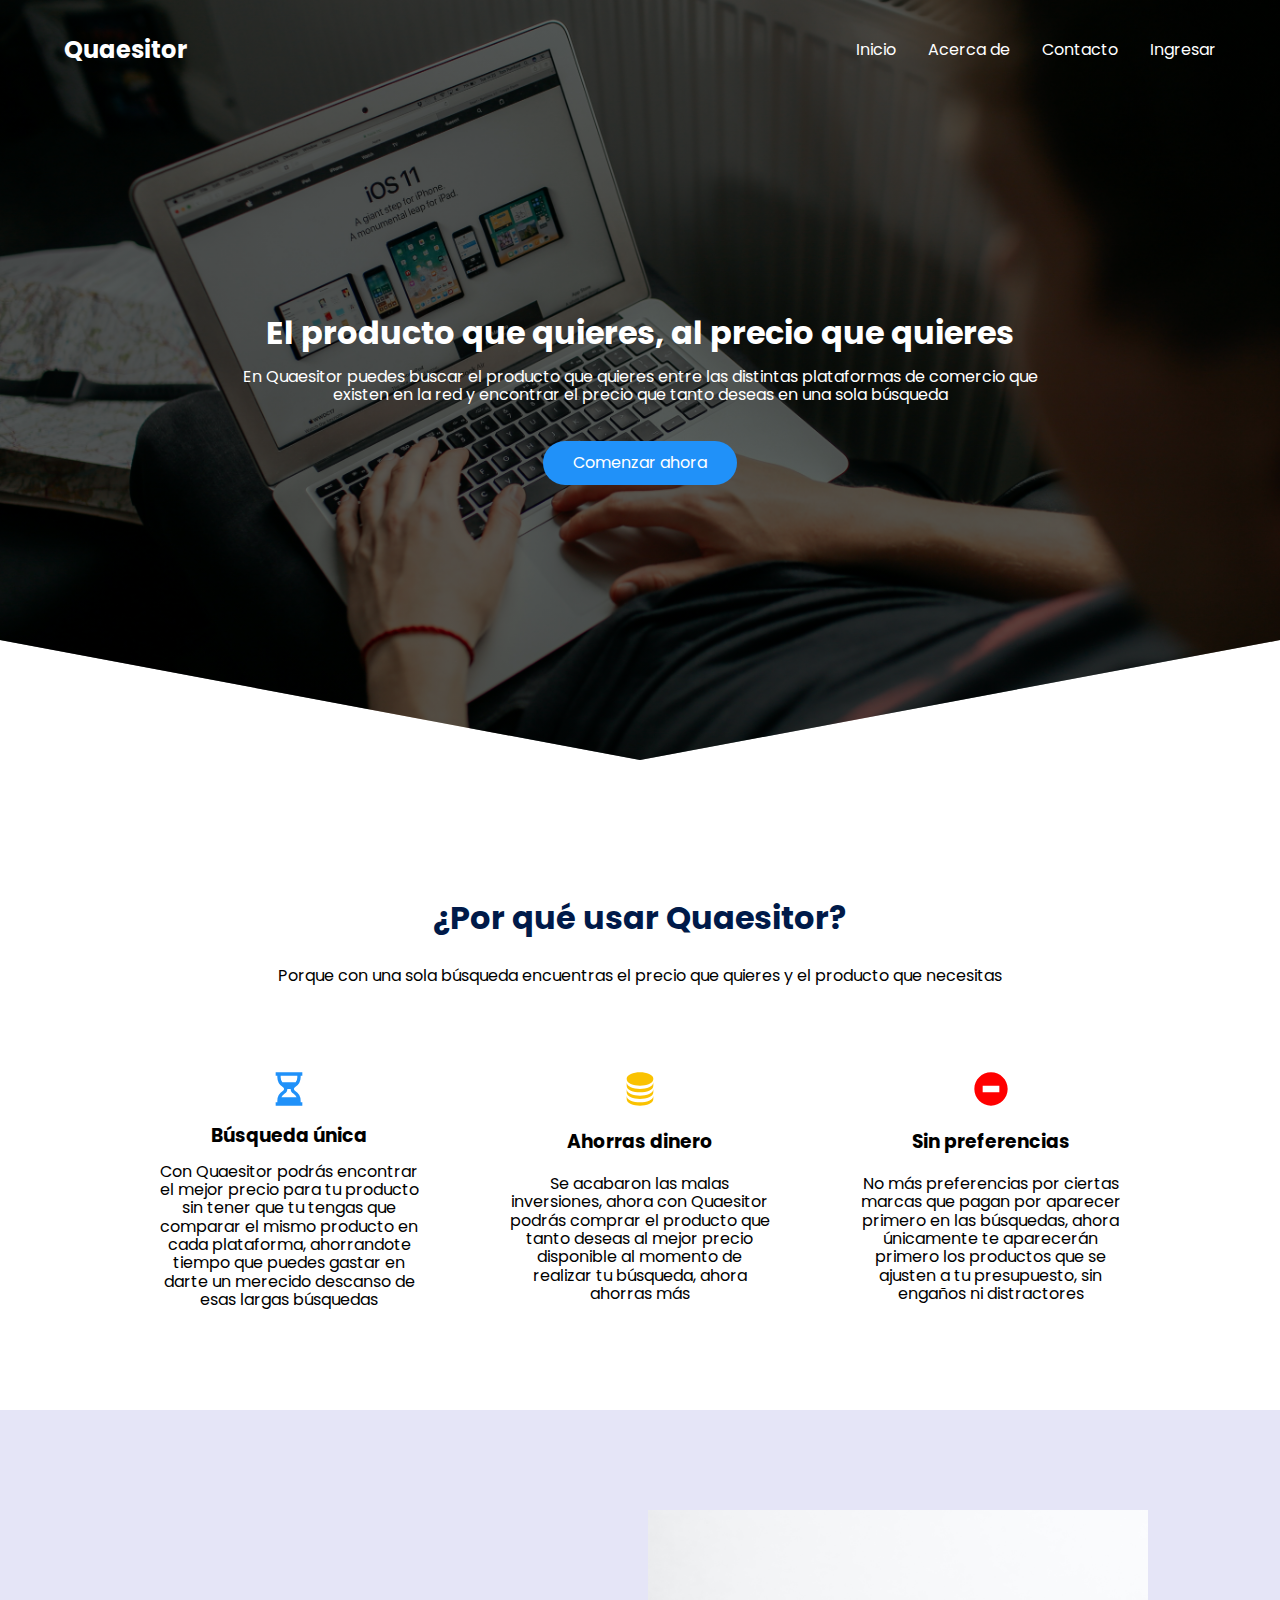
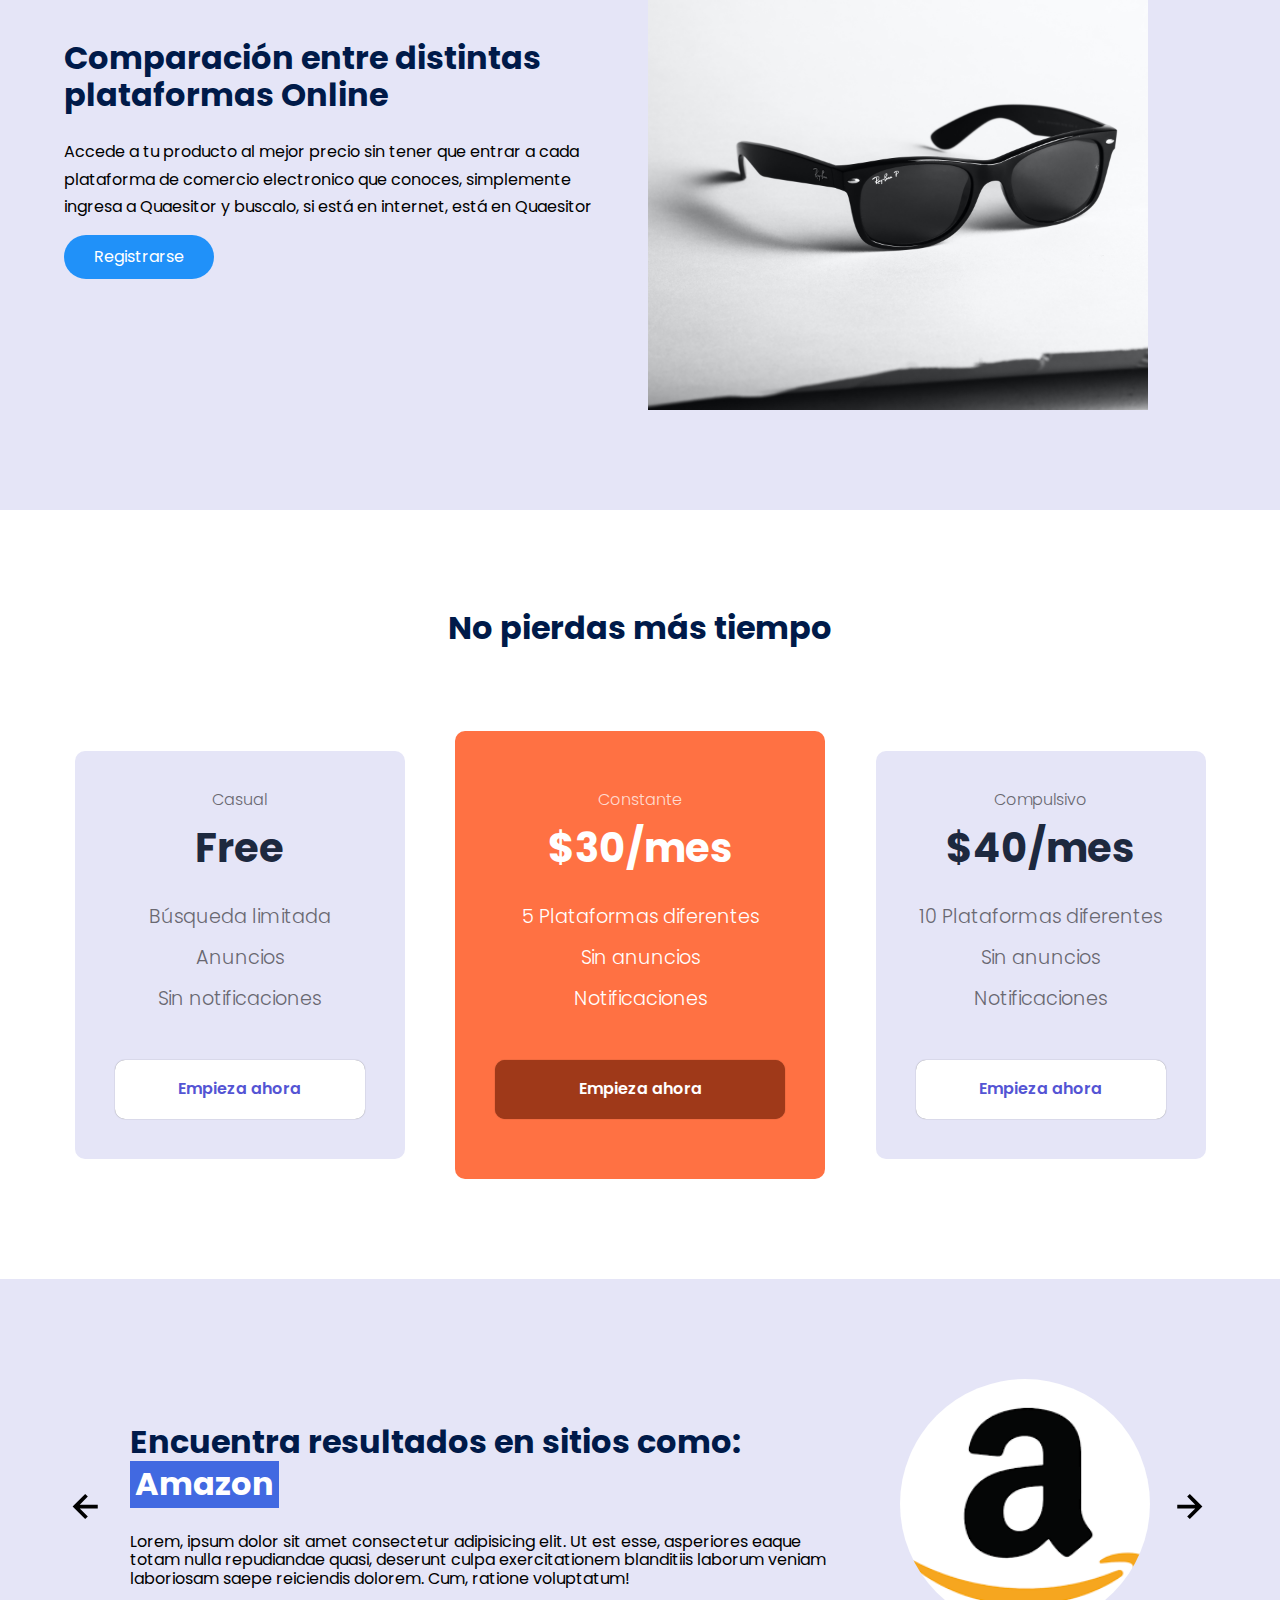
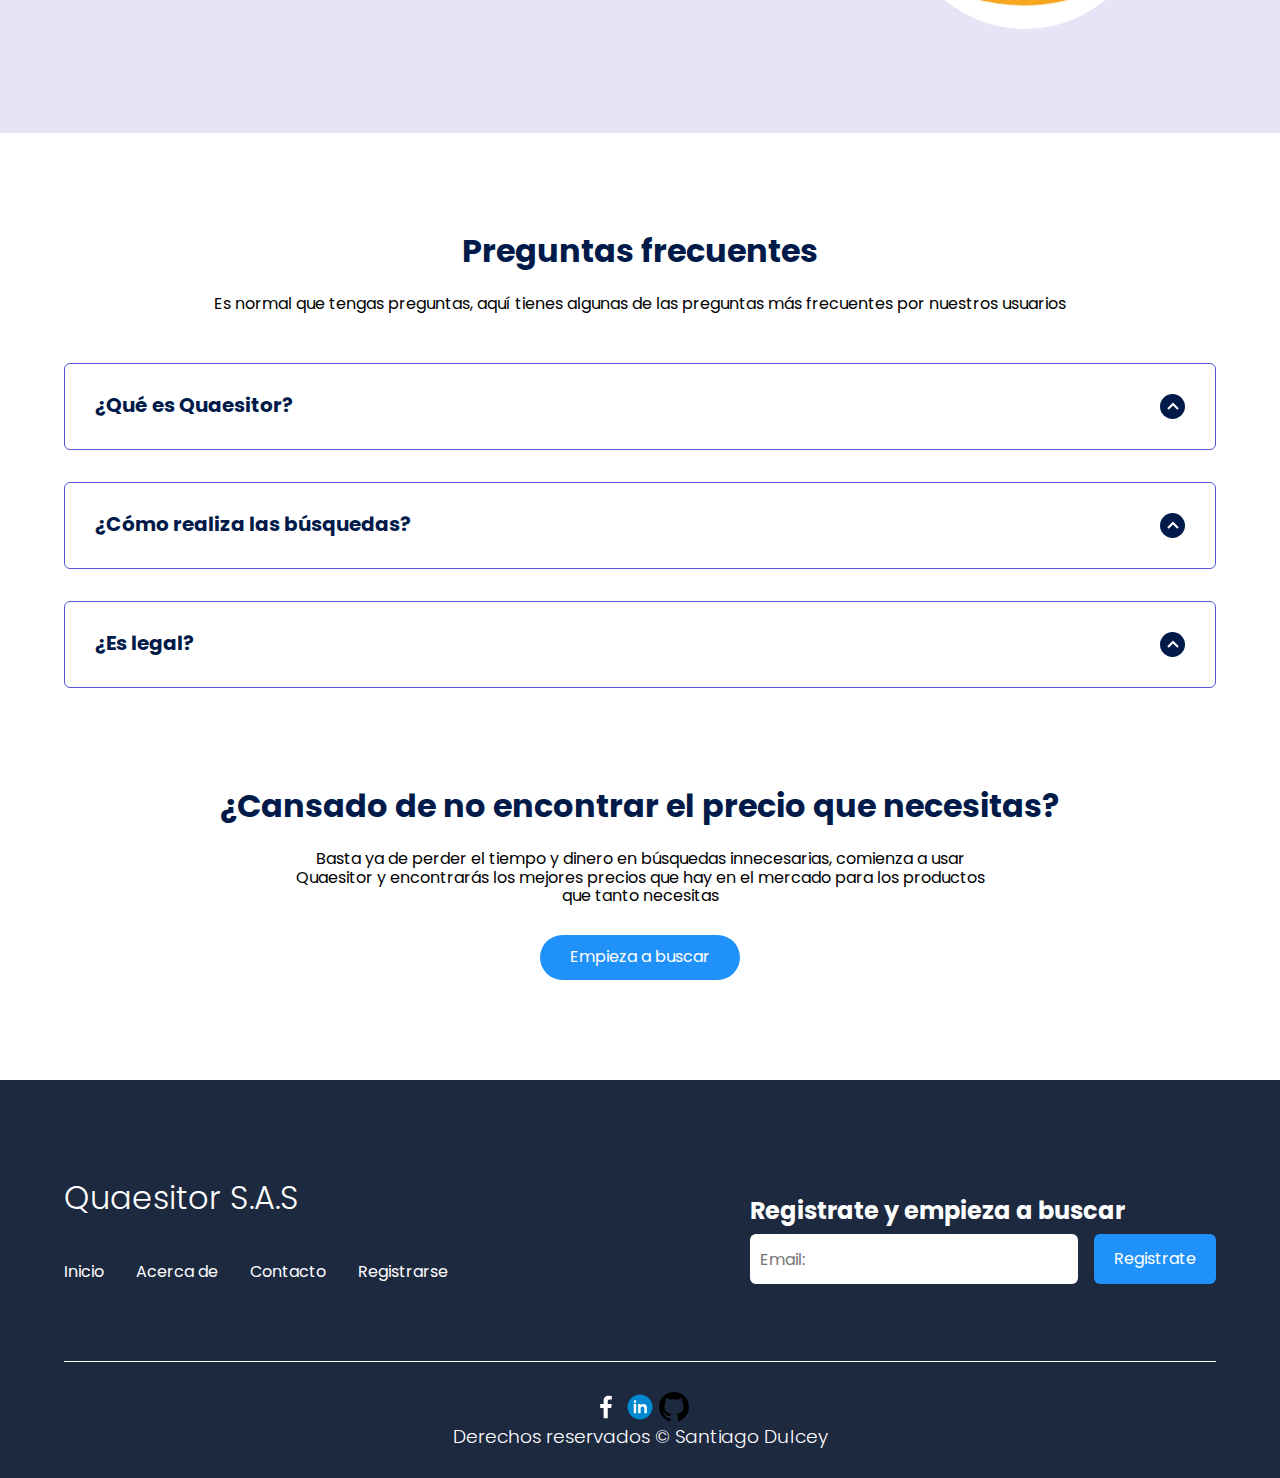
<file: index.html>
<!DOCTYPE html>
<html lang="es">

<head>
    <meta charset="UTF-8">
    <meta http-equiv="X-UA-Compatible" content="IE=edge">
    <meta name="viewport" content="width=device-width, initial-scale=1.0">
    <title>Quaesitor-Inicio</title>
    <link rel="shortcut icon" href="./imagenes/favicon.png" type="image/x-icon">
    <link rel="stylesheet" href="./css/normalize.css">
    <link rel="stylesheet" href="./css/estilos.css">

    <meta name="theme-color" content="#2091F9">
    <!-- meta etiquetas para las búsquedas, esta parte del codigo se crea en este link: https://metatags.io/ -->

    <!-- Primary Meta Tags -->
    <meta name="title" content="Quaesitor - Buscador multiplataforma de comercio electrónico">
    <meta name="description"
        content="Quaesitor es una plataforma tecnológica de búsqueda interactiva soportada en dispositivos móviles que ayuda a sus usuarios a encontrar el mejor precio para sus productos">

    <!-- Open Graph / Facebook -->
    <meta property="og:type" content="website">
    <meta property="og:url" content="Dulcey93.github.io">
    <meta property="og:title" content="Quaesitor - Buscador multiplataforma de comercio electrónico">
    <meta property="og:description"
        content="Quaesitor es una plataforma tecnológica de búsqueda interactiva soportada en dispositivos móviles que ayuda a sus usuarios a encontrar el mejor precio para sus productos">
    <meta property="og:image" content="Dulcey93.github.io/imagenes/Buscando.jpg">

    <!-- Twitter -->
    <meta property="twitter:card" content="summary_large_image">
    <meta property="twitter:url" content="Dulcey93.github.io">
    <meta property="twitter:title" content="Quaesitor - Buscador multiplataforma de comercio electrónico">
    <meta property="twitter:description"
        content="Quaesitor es una plataforma tecnológica de búsqueda interactiva soportada en dispositivos móviles que ayuda a sus usuarios a encontrar el mejor precio para sus productos">
    <meta property="twitter:image" content="Dulcey93.github.io/imagenes/Buscando.jpg">
</head>

<body class="index">
    <header class="hero">
        <nav class="nav container">
            <div class="nav__logo">
                <ul class="nav__link nav__link--menu">
                    <li class="nav__items">
                        <a href="./index.html" class="nav__links__begin">Quaesitor</a>
                    </li>
                </ul>
            </div>
            <ul class="nav__link nav__link--menu">
                <li class="nav__items">
                    <a href="#" class="nav__links">Inicio</a>
                </li>
                <li class="nav__items">
                    <a href="#" class="nav__links">Acerca de</a>
                </li>
                <li class="nav__items">
                    <a href="#" class="nav__links">Contacto</a>
                </li>
                <li class="nav__items">
                    <a href="loginvista.html" class="nav__links">Ingresar</a>
                </li>
                <img src="./imagenes/close.svg" alt="cerrar" class="nav__close">
            </ul>
            <div class="nav__menu">
                <img src="./imagenes/menu.svg" alt="menu" class="nav__img">
            </div>
        </nav>
        <section class="hero__container container">
            <h1 class="hero__tittle">El producto que quieres, al precio que quieres</h1>
            <p class="hero__paragraph">En Quaesitor puedes buscar el producto que quieres entre las distintas
                plataformas de comercio que existen en la red y encontrar el precio que tanto deseas en una sola
                búsqueda</p>
            <a href="registrarvista.html" class="cta">Comenzar ahora</a>
        </section>
    </header>
    <main>
        <section class="container about">
            <h2 class="subtitle">¿Por qué usar Quaesitor?</h2>
            <p class="about__paragraph">Porque con una sola búsqueda encuentras el precio que quieres y el producto que
                necesitas</p>
            <div class="about__main">
                <article class="about__icons">
                    <img src="./imagenes/tiempo.svg" class="about__icon">
                    <h3 class="about__title">Búsqueda única</h3>
                    <p class="about__paragrah">Con Quaesitor podrás encontrar el mejor precio para tu producto sin tener
                        que tu tengas que comparar el mismo producto en cada plataforma, ahorrandote tiempo que puedes
                        gastar en darte un merecido descanso de esas largas búsquedas</p>
                </article>
                <article class="about__icons">
                    <img src="./imagenes/dinero.svg" class="about__icon">
                    <h3 class="about__title">Ahorras dinero</h3>
                    <p class="about__paragrah">Se acabaron las malas inversiones, ahora con Quaesitor podrás comprar el
                        producto que tanto deseas al mejor precio disponible al momento de realizar tu búsqueda, ahora
                        ahorras más</p>
                </article>
                <article class="about__icons">
                    <img src="./imagenes/anuncios.svg" class="about__icon">
                    <h3 class="about__title">Sin preferencias</h3>
                    <p class="about__paragrah">No más preferencias por ciertas marcas que pagan por aparecer primero en
                        las búsquedas, ahora únicamente te aparecerán primero los productos que se ajusten a tu
                        presupuesto, sin engaños ni distractores</p>
                </article>
            </div>
        </section>

        <section class="knowledge">
            <div class="knowledge__container container">
                <div class="knowledege__texts">
                    <h2 class="subtitle">Comparación entre distintas plataformas Online</h2>
                    <p class="knowledge__paragraph">Accede a tu producto al mejor precio sin tener que entrar a cada
                        plataforma de comercio electronico que conoces, simplemente ingresa a Quaesitor y buscalo, si
                        está en internet, está en Quaesitor</p>
                    <a href="#" class="cta">Registrarse</a>
                </div>
                <figure class="knowledge__picture">
                    <img src="./imagenes/lentes.jpg" class="knowledge__img">
                </figure>
            </div>
        </section>

        <section class="price container">
            <h2 class="subtitle">No pierdas más tiempo</h2>
            <div class="price__table">
                <div class="price__element">
                    <p class="price__name">Casual</p>
                    <h3 class="price__price">Free</h3>

                    <div class="price__items">
                        <p class="price__features">Búsqueda limitada</p>
                        <p class="price__features">Anuncios</p>
                        <p class="price__features">Sin notificaciones</p>
                    </div>

                    <a href="#" class="price__cta">Empieza ahora</a>
                </div>


                <div class="price__element price__element--best">
                    <p class="price__name">Constante</p>
                    <h3 class="price__price">$30/mes</h3>

                    <div class="price__items">
                        <p class="price__features">5 Plataformas diferentes</p>
                        <p class="price__features">Sin anuncios</p>
                        <p class="price__features">Notificaciones</p>
                    </div>

                    <a href="#" class="price__cta">Empieza ahora</a>
                </div>


                <div class="price__element">
                    <p class="price__name">Compulsivo</p>
                    <h3 class="price__price">$40/mes</h3>

                    <div class="price__items">
                        <p class="price__features">10 Plataformas diferentes</p>
                        <p class="price__features">Sin anuncios</p>
                        <p class="price__features">Notificaciones</p>
                    </div>

                    <a href="#" class="price__cta">Empieza ahora</a>
                </div>


            </div>
        </section>

        <section class="testimony">
            <div class="testimony__container container">
                <img src="./imagenes/leftarrow.svg" class="testimony__arrow" id="before">

                <section class="testimony__body testimony__body--show" data-id="1">
                    <div class="testimony__texts">
                        <h2 class="subtitle">Encuentra resultados en sitios como: <span
                                class="testimony__course">Amazon</span></h2>
                        <!-- span es un hijo del h2-->
                        <p class="testimony__review">Lorem, ipsum dolor sit amet consectetur adipisicing elit. Ut est
                            esse, asperiores eaque totam nulla repudiandae quasi, deserunt culpa exercitationem
                            blanditiis laborum veniam laboriosam saepe reiciendis dolorem. Cum, ratione voluptatum!</p>
                    </div>

                    <figure class="testimony__picture">
                        <img src="./imagenes/amazon.png" class="testimony__img">
                    </figure>
                </section>

                <section class="testimony__body" data-id="2">
                    <div class="testimony__texts">
                        <h2 class="subtitle">Encuentra resultados en sitios como: <span
                                class="testimony__course">Mercado libre</span></h2>
                        <p class="testimony__review">Lorem, ipsum dolor sit amet consectetur adipisicing elit. Ut est
                            esse, asperiores eaque laborum veniam laboriosam saepe reiciendis dolorem. Cum, ratione
                            voluptatum!</p>
                    </div>

                    <figure class="testimony__picture">
                        <img src="./imagenes/mercadolibre.PNG" class="testimony__img">
                    </figure>
                </section>

                <section class="testimony__body" data-id="3">
                    <div class="testimony__texts">
                        <h2 class="subtitle">Encuentra resultados en sitios como: <span
                                class="testimony__course">Ebay</span></h2>
                        <p class="testimony__review">Lorem, ipsum dolor sit amet consectetur adipisicing elit. Ut est
                            esse, niam laboriosam saepe reiciendis dolorem. Cum, ratione voluptatum!</p>
                    </div>

                    <figure class="testimony__picture">
                        <img src="./imagenes/ebay.png" class="testimony__img">
                    </figure>
                </section>

                <section class="testimony__body" data-id="4">
                    <div class="testimony__texts">
                        <h2 class="subtitle">Encuentra resultados en sitios como: <span
                                class="testimony__course">Facebook marketplace</span></h2>
                        <p class="testimony__review">Lorem, ipsum dolor sit amet consectetur adipisicing elit. Ut est
                            esse, niam laboriosam saepe reiciendis dolorem. Cum, ratione voluptatum!</p>
                    </div>

                    <figure class="testimony__picture">
                        <img src="./imagenes/marketplace.PNG" class="testimony__img">
                    </figure>
                </section>


                <img src="./imagenes/rightarrow.svg" class="testimony__arrow" id="next">
            </div>
        </section>

        <section class="questions container">
            <h2 class="subtitle">Preguntas frecuentes</h2>
            <p class="questions__paragraph">Es normal que tengas preguntas, aquí tienes algunas de las preguntas más
                frecuentes por nuestros usuarios</p>

            <section class="questions__container">
                <article class="questions__padding">
                    <div class="questions__answer">
                        <h3 class="questions__title">¿Qué es Quaesitor?
                            <span class="questions__arrow">
                                <img src="./imagenes/arrow.svg" class="questions__img">
                            </span>
                        </h3>

                        <p class="questions__show">Quaesitor es una plataforma tecnológica de búsqueda interactiva
                            soportada en dispositivos móviles que ayuda a sus usuarios a encontrar el mejor precio para
                            sus productos y a los comerciantes la oportunidad de vender sus productos en igualdad de
                            condiciones a las grandes industrias</p>
                    </div>
                </article>

                <article class="questions__padding">
                    <div class="questions__answer">
                        <h3 class="questions__title">¿Cómo realiza las búsquedas?
                            <span class="questions__arrow">
                                <img src="./imagenes/arrow.svg" class="questions__img">
                            </span>
                        </h3>

                        <p class="questions__show">Las búsquedas se realizan mediante "Web Scraping" ésta técnica
                            permite realizar la acción de “Copy&Paste” de forma más eficiente, a través una sintaxis
                            adecuada y extracción de la información HTML del sitio. De modo que, habiendo realizado un
                            correcto análisis y con la programación correcta. Se pueda obtener y organizar la
                            información residente en las diferentes páginas.</p>
                    </div>
                </article>

                <article class="questions__padding">
                    <div class="questions__answer">
                        <h3 class="questions__title">¿Es legal?
                            <span class="questions__arrow">
                                <img src="./imagenes/arrow.svg" class="questions__img">
                            </span>
                        </h3>

                        <p class="questions__show">¡Claro que si!. De acuerdo a los requerimientos de la Ley Estatutaria
                            1581 de 2012, la política está basada en el modelo establecido por la S.I.C, en su “Guía de
                            Formatos Modelo para El Tratamiento de Datos Personales -Ley 1581 De 2012”, en el que se
                            encuentran párrafos literales al modelo, e inclusiones para dar cumplimiento a la Norma
                            Integral, por lo tanto la organización proporciona directrices para la valoración y el
                            tratamiento de los riesgos en la seguridad de los datos personales a través de un sistema
                            integrado de gestión NTC-ISO/IEC 27001:2013 e ISO 31000:2018, que permitan reducir el riesgo
                            hasta un nivel aceptable y garantizar el cumplimiento de la Ley Estatutaria 1581 del 2012
                            Ley de protección de datos personales </p>
                    </div>
                </article>
            </section>

            <section class="questions__offer">
                <h2 class="subtitle">¿Cansado de no encontrar el precio que necesitas?</h2>
                <p class="questions__copy">Basta ya de perder el tiempo y dinero en búsquedas innecesarias, comienza a
                    usar Quaesitor y encontrarás los mejores precios que hay en el mercado para los productos que tanto
                    necesitas</p>
                <a href="#" class="cta">Empieza a buscar</a>
            </section>
        </section>
    </main>

    <footer class="footer">
        <section class="footer__container container">
            <nav class="nav nav--footer">
                <h2 class="footer__title">Quaesitor S.A.S</h2>

                <ul class="nav__link nav__link--footer">
                    <li class="nav__items">
                        <a href="#" class="nav__links">Inicio</a>
                    </li>
                    <li class="nav__items">
                        <a href="#" class="nav__links">Acerca de</a>
                    </li>
                    <li class="nav__items">
                        <a href="#" class="nav__links">Contacto</a>
                    </li>
                    <li class="nav__items">
                        <a href="#" class="nav__links">Registrarse</a>
                    </li>
                </ul>
            </nav>

            <form class="footer__form" action="https://formspree.io/f/xvolnjzb" method="POST">
                <h2 class="footer__newsletter">Registrate y empieza a buscar</h2>
                <div class="footer__inputs">
                    <input type="email" placeholder="Email:" class="footer__input" name="email">
                    <input type="submit" value="Registrate" class="footer__submit">
                </div>
            </form>
        </section>

        <section class="footer__copy container">
            <div class="footer__social">
                <a href="#" class="footer__icons"><img src="./imagenes/facebook.svg" class="footer__img"></a>
                <a href="#" class="footer__icons"><img src="./imagenes/linkedin.svg" class="footer__img"></a>
                <a href="#" class="footer__icons"><img src="./imagenes/github.svg" class="footer__img"></a>
            </div>

            <h3 class="footer__copyright">Derechos reservados &copy; Santiago Dulcey</h3>
        </section>
    </footer>
    <script src="./js/slider.js"></script>
    <script src="./js/questions.js"></script>
    <script src="./js/menu.js"></script>
</body>

</html>
</file>
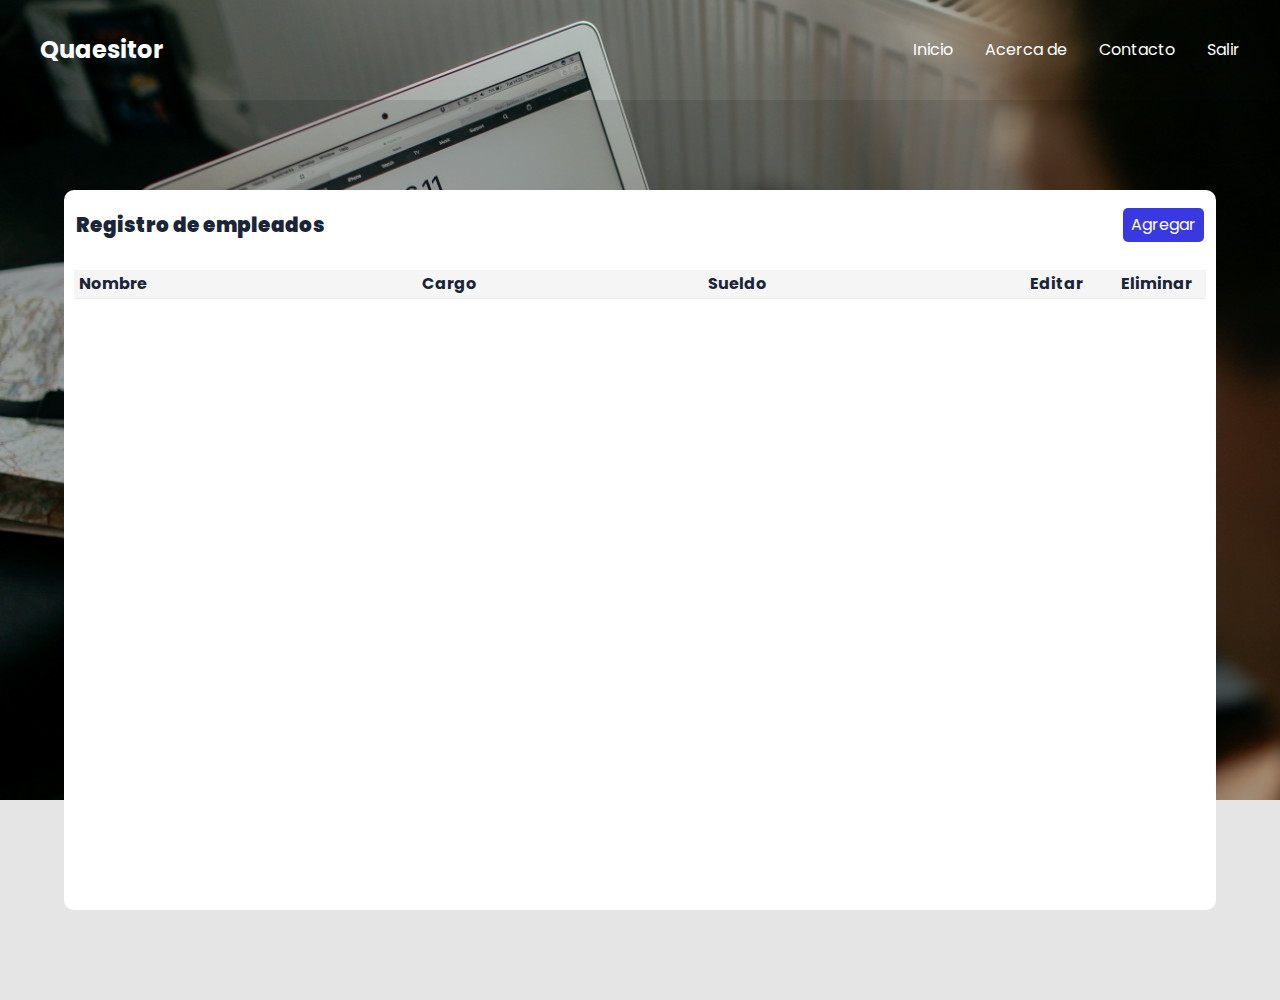
<file: indexcrud.html>
<!DOCTYPE html>
<html lang="en">

<head>
  <meta charset="UTF-8">
  <meta http-equiv="X-UA-Compatible" content="IE=edge">
  <meta name="viewport" content="width=device-width, initial-scale=1.0">
  <title>CRUD</title>
  <link rel="shortcut icon" href="./imagenes/favicon.png" type="image/x-icon">
  <link rel="stylesheet" href="./css/stylecrud.css">
  <link rel="stylesheet" href="./css/normalize.css">
  <link href='https://unpkg.com/boxicons@2.1.1/css/boxicons.min.css' rel='stylesheet'>
</head>

<body>
  <header class="herologin">
    <nav class="nav container__paracrud">
      <div class="nav__logo">
        <ul class="nav__link nav__link--menu">
          <li class="nav__items">
            <a href="./index.html" class="nav__links__begin">Quaesitor</a>
          </li>
        </ul>
      </div>
      <ul class="nav__link nav__link--menu">
        <li class="nav__items">
            <a href="./index.html" class="nav__links">Inicio</a>
        </li>
        <li class="nav__items">
            <a href="./index.html" class="nav__links">Acerca de</a>
        </li>
        <li class="nav__items">
            <a href="./index.html" class="nav__links">Contacto</a>
        </li>
        <li class="nav__items">
            <a href="loginvista.html" class="nav__links">Salir</a>
        </li>
    </ul>
    </nav>
    <section class="table__container">
      <div class="container__crud">
        <div class="header">
          <span>Registro de empleados</span>
          <button onclick="openModal()" id="new">Agregar</i></button>
        </div>

        <div class="divTable">
          <table>
            <thead>
              <tr>
                <th>Nombre</th>
                <th>Cargo</th>
                <th>Sueldo</th>
                <th class="acao">Editar</th>
                <th class="acao">Eliminar</th>
              </tr>
            </thead>
            <tbody>
            </tbody>
          </table>
        </div>

        <div class="modal-container__crud">
          <div class="modal">
            <form>
              <label for="m-nombre">Nombre</label>
              <input id="m-nombre" type="text" required />

              <label for="m-cargo">Cargo</label>
              <input id="m-cargo" type="text" required />

              <label for="m-sueldo">Sueldo</label>
              <input id="m-sueldo" type="number" required />
              <button id="btnGuardar">Guardar</button>
            </form>
          </div>
        </div>

      </div>
    </section>
  </header>
  <script src="./js/crud.js"></script>
</body>

</html>
</file>
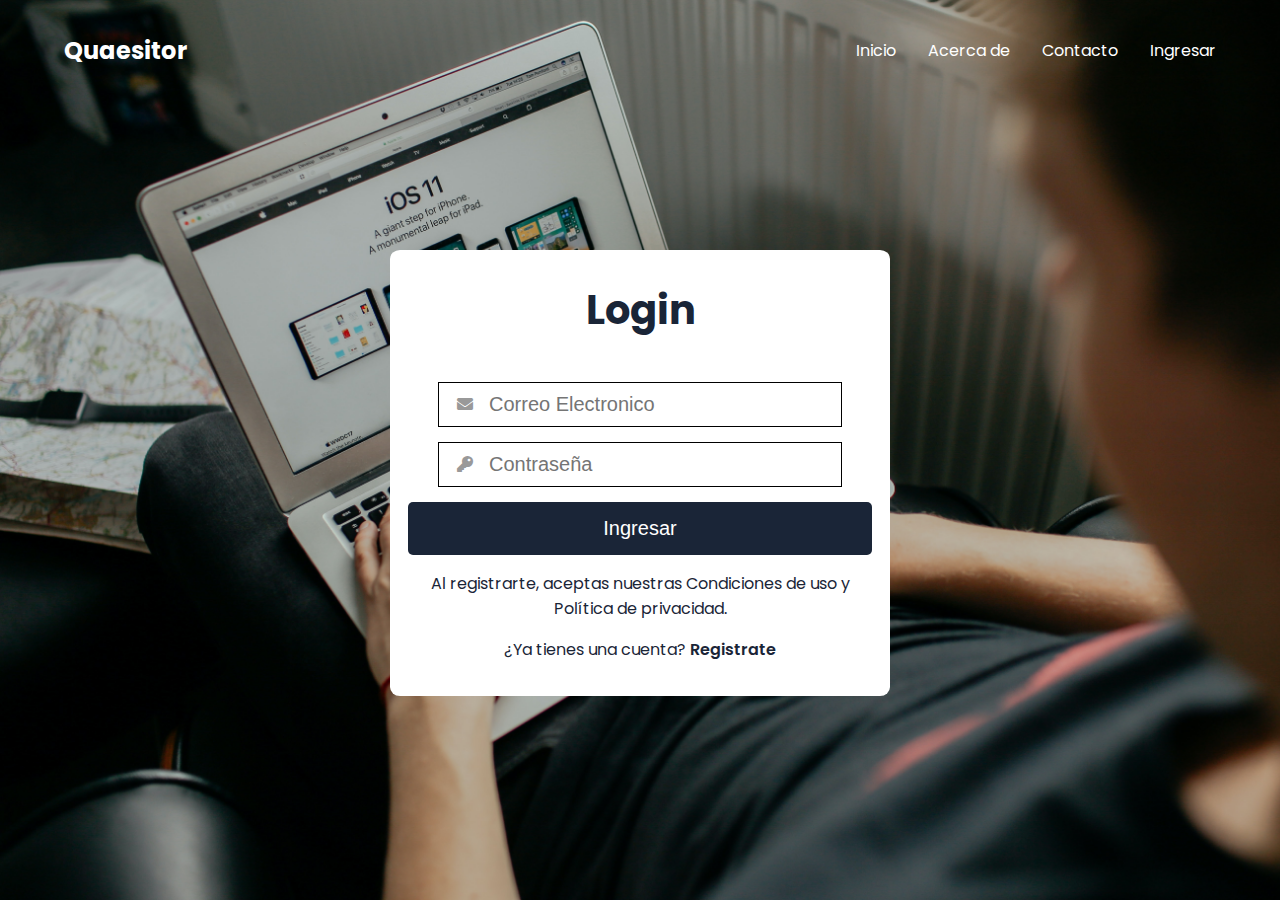
<file: loginvista.html>
<!DOCTYPE html>
<html lang="es">

<head>
    <meta charset="UTF-8">
    <title>Quaesitor-Login</title>
    <meta name="viewport"
        content="width=device-width, user-scalable=yes, initial-scale=1.0, maximum-scale=3.0, minimum-scale=1.0">
    <link rel="shortcut icon" href="./imagenes/favicon.png" type="image/x-icon">
    <link rel="stylesheet" href="https://use.fontawesome.com/releases/v5.6.3/css/all.css">
    <link rel="stylesheet" href="./css/estilos.css">


</head>

<body class="registrar">
    <header class="herologin">
        <nav class="nav container">
            <div class="nav__logo">
                <ul class="nav__link nav__link--menu">
                    <li class="nav__items">
                        <a href="./index.html" class="nav__links__begin">Quaesitor</a>
                    </li>
                </ul>
            </div>
            <ul class="nav__link nav__link--menu">
                <li class="nav__items">
                    <a href="./index.html" class="nav__links">Inicio</a>
                </li>
                <li class="nav__items">
                    <a href="./index.html" class="nav__links">Acerca de</a>
                </li>
                <li class="nav__items">
                    <a href="./index.html" class="nav__links">Contacto</a>
                </li>
                <li class="nav__items">
                    <a href="loginvista.html" class="nav__links">Ingresar</a>
                </li>
                <img src="./imagenes/close.svg" alt="cerrar" class="nav__close">
            </ul>
            <div class="nav__menu">
                <img src="./imagenes/menu.svg" alt="menu" class="nav__img">
            </div>
        </nav>
        <section>
            <form class="formulario">

                <h1 class="register">Login</h1>
                <div class="contenedor">

                    <div class="input-contenedor">
                        <i class="fas fa-envelope icon"></i>
                        <input type="text" placeholder="Correo Electronico">
        
                    </div>
        
                    <div class="input-contenedor">
                        <i class="fas fa-key icon"></i>
                        <input type="password" placeholder="Contraseña">
        
                    </div>
                    <input type="submit" value="Ingresar" class="button" onclick="changeview()">
                    <p class="parrafo">Al registrarte, aceptas nuestras Condiciones de uso y Política de privacidad.</p>
                    <p class="parrafo">¿Ya tienes una cuenta? <a class="link__login" href="registrarvista.html">Registrate</a></p>
                </div>
            </form>
        </section>
    </header>
    <script src="./js/menu.js"></script>
</body>

</html>
</file>
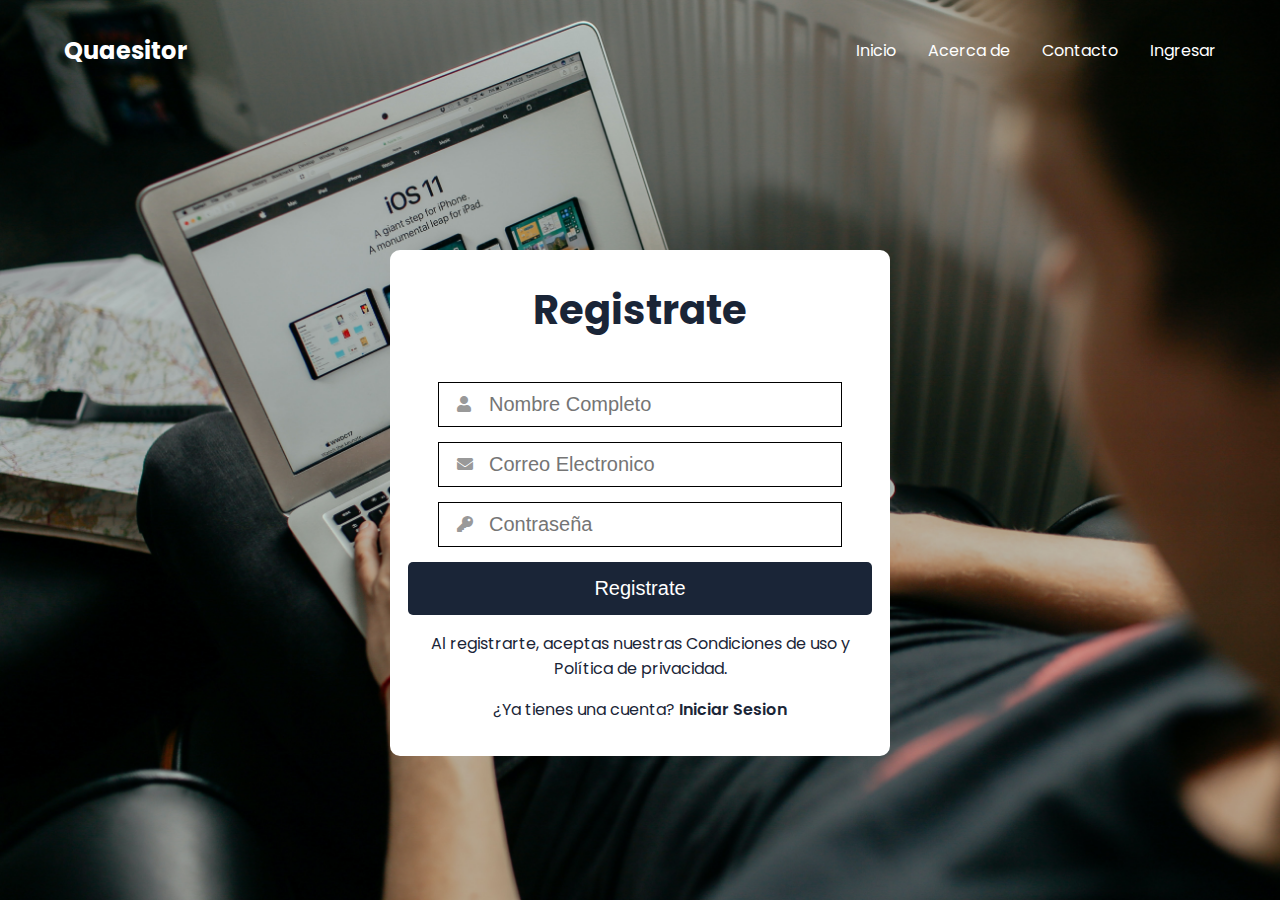
<file: registrarvista.html>
<!DOCTYPE html>
<html lang="es">

<head>
    <meta charset="UTF-8">
    <title>Quaesitor-Register</title>
    <meta name="viewport"
        content="width=device-width, user-scalable=yes, initial-scale=1.0, maximum-scale=3.0, minimum-scale=1.0">
    <link rel="stylesheet" href="https://use.fontawesome.com/releases/v5.6.3/css/all.css">
    <!-- Es la fuente del texto-->
    <link rel="shortcut icon" href="./imagenes/favicon.png" type="image/x-icon">
    <link rel="stylesheet" href="./css/estilos.css">


</head>

<body class="registrar">
    <header class="herologin">
        <nav class="nav container">
            <div class="nav__logo">
                <ul class="nav__link nav__link--menu">
                    <li class="nav__items">
                        <a href="./index.html" class="nav__links__begin">Quaesitor</a>
                    </li>
                </ul>
            </div>
            <ul class="nav__link nav__link--menu">
                <li class="nav__items">
                    <a href="./index.html" class="nav__links">Inicio</a>
                </li>
                <li class="nav__items">
                    <a href="./index.html" class="nav__links">Acerca de</a>
                </li>
                <li class="nav__items">
                    <a href="./index.html" class="nav__links">Contacto</a>
                </li>
                <li class="nav__items">
                    <a href="loginvista.html" class="nav__links">Ingresar</a>
                </li>
                <img src="./imagenes/close.svg" alt="cerrar" class="nav__close">
            </ul>
            <div class="nav__menu">
                <img src="./imagenes/menu.svg" alt="menu" class="nav__img">
            </div>
        </nav>
        <section>
            <form class="formulario">

                <h1 class="register">Registrate</h1>
                <div class="contenedor">
        
                    <div class="input-contenedor">
                        <i class="fas fa-user icon"></i>
                        <input type="text" placeholder="Nombre Completo">
        
                    </div>
        
                    <div class="input-contenedor">
                        <i class="fas fa-envelope icon"></i>
                        <input type="text" placeholder="Correo Electronico">
        
                    </div>
        
                    <div class="input-contenedor">
                        <i class="fas fa-key icon"></i>
                        <input type="password" placeholder="Contraseña">
        
                    </div>
                    <input type="submit" value="Registrate" class="button" onclick="changeview()">
                    <p class="parrafo">Al registrarte, aceptas nuestras Condiciones de uso y Política de privacidad.</p>
                    <p class="parrafo">¿Ya tienes una cuenta? <a class="link__login" href="loginvista.html">Iniciar Sesion</a></p>
                </div>
            </form>
        </section>
    </header>
    <script src="./js/menu.js"></script>
</body>

</html>
</file>
<file: css/estilos.css>
@import url('https://fonts.googleapis.com/css2?family=Poppins:wght@300;400;600;700&display=swap');

:root {
    --padding-container: 100px 0;
    --color-title: #001A49;
    /*Son las custom properties*/
}

.index {
    font-family: 'Poppins', sans-serif;
    /*Fuente del texto*/
}

.registrar {
    font-family: 'Poppins', sans-serif;
    margin: 0;
    background: url(../imagenes/Buscando.jpg);
    background-size: cover;
    /* Permite cubrir la pantalla con una sola imagen*/
    background-attachment: fixed;
}

* {
    box-sizing: border-box;
}

.contenedor {
    width: 100%;
    padding: 15px;
}

.formulario {
    background: #fff;
    margin-top: 150px;
    padding: 3px;
}

.register {
    text-align: center;
    /* Centrar el titulo*/
    color: #1a2537;
    font-size: 40px;
    /* Tamaño de letra*/
}

input[type="text"],
/* Entradas de texto*/
input[type="password"] {
    /* Con la coma se puede poner estilos a ambos tipos de input*/
    font-size: 20px;
    width: 82%;
    padding: 10px;
    /* El padding lo que permite es Expandir el espacio que tienen esas casillas*/
    border: none;
    /* Le quita los bordes*/
}

.input-contenedor {
    margin-bottom: 15px;
    border: 0px solid #aaa;
    display: flex;
    flex-direction: row;
    flex-wrap: wrap;
    justify-content: flex-start;
    align-items: center;
    align-content: center;
}

input[type="text"],
input[type="password"] {
    font-size: 20px;
    width: 87%;
    padding-left: 50px;
    border: 1px solid;
    display: flex;

}

.icon {
    min-width: 30px;
    text-align: left;
    color: #999;
    display: flex;
    flex-direction: row;
    flex-wrap: wrap;
    justify-content: left;
    position: relative;
    left: 49px;
}

.button {
    border: none;
    width: 100%;
    color: white;
    font-size: 20px;
    background: #1a2537;
    padding: 15px 20px;
    border-radius: 5px;
    cursor: pointer;
}

.button:hover {
    background: cadetblue;
}

.parrafo {
    text-align: center;
}

.link__login {
    text-decoration: none;
    color: #1a2537;
    font-weight: 600;
}

.link__login:hover {
    color: cadetblue;
}

.container {
    width: 90%;
    max-width: 1200px;
    margin: 0 auto;
    overflow: hidden;
    padding: var(--padding-container);
    /*Las caracteristicas de cada contenedor*/
}

.hero {
    width: 100%;
    height: 100vh;
    min-height: 600px;
    max-height: 800px;
    position: relative;
    display: grid;
    grid-template-rows: 100px 1fr;
    color: #fff;
}

.hero::before {
    /*Esto se hacía para poder utilizar el clip-path porque según entiendo se genera una especie de bugg si se usa directamente sobre el .hero*/
    content: "";
    position: absolute;
    top: 0;
    left: 0;
    width: 100%;
    height: 100%;
    background-image: linear-gradient(180deg, #0000008c 0%, #0000008c 100%), url('../imagenes/Buscando.jpg');
    background-size: cover;
    clip-path: polygon(0 0, 100% 0, 100% 80%, 50% 95%, 0 80%);
    z-index: -1;
}

.herologin {
    width: 100%;
    height: 100vh;
    min-height: 600px;
    max-height: 800px;
    position: relative;
    display: grid;
    grid-template-rows: 100px 1fr;
    color: #1a2537;
}

/* Nav */

.nav {
    --padding-container: 0;
    height: 100%;
    display: flex;
    align-items: center;
}

.nav__title {
    font-weight: 300;
}

.nav__link {
    margin-left: auto;
    padding: 0;
    display: grid;
    grid-auto-flow: column;
    grid-auto-columns: max-content;
    gap: 2em;
}

.nav__items {
    list-style: none;
    /*Para que no sea visible el estilo de las listas por defecto*/
}

.nav__links {
    color: #fff;
    text-decoration: none;
}

.nav__links__begin {
    color: #fff;
    text-decoration: none;
    font-weight: 300;
    font-size: 24px;
    font-weight: bold;
}

.nav__menu {
    margin-left: auto;
    cursor: pointer;
    display: none;
}

.nav__img {
    display: block;
    width: 30px;
}


.nav__close {
    display: var(--show, none);
    /*Solo se muestra cuando se esté en el celular*/
}


/* Hero container */

.hero__container {
    max-width: 800px;
    --padding-container: 0;
    display: grid;
    /*Entiendo que el grid son como espacios que se ponen en el display*/
    grid-auto-rows: max-content;
    /*grid-auto-rows: max-content agrega espacios entre las filas tantos como sea posible*/
    align-content: center;
    gap: 1em;
    /*gap: 1em es para agregar unos pequeños espacios*/
    padding-bottom: 100px;
    text-align: center;
}

.hero__title {
    font-size: 3rem;
    /*Define el tamaño de la fuente, no entiendo por qué es mejor usar el 3rem, yo lo haría con Pixeles, no?*/
}

.hero__paragraph {
    margin-bottom: 20px;
}

.cta {
    display: inline-block;
    background-color: #2091F9;
    justify-self: center;
    color: #fff;
    text-decoration: none;
    padding: 13px 30px;
    border-radius: 32px;
}

/* Beneficios de Quaesitor*/

.about {
    text-align: center;
}

.subtitle {
    color: var(--color-title);
    /*Se hace uso de las custom properties*/
    font-size: 2rem;
    margin-bottom: 25px;
}


.about__paragraph {
    line-height: 1.7;
}

.about__main {
    padding-top: 80px;
    display: grid;
    width: 90%;
    margin: 0 auto;
    gap: 1em;
    overflow: hidden;
    grid-template-columns: repeat(auto-fit, minmax(260px, auto));
}


.about__icons {
    display: grid;
    gap: 1em;
    justify-items: center;
    width: 260px;
    overflow: hidden;
    margin: 0 auto;
}

.about__icon {
    width: 40px;
}

/** Knowledge **/

.knowledge {
    /** Toda esta parte .knowledge se puede encontrar en https://www.magicpattern.design/tools/css-backgrounds
    Esta página básicamente ofrece backgrounds ya estilizados para utilizar

    Agregué el overflow: hidden y quité la opacidad que venía por defecta al pegar el código del background
    
    **/
    background-color: #e5e5f7;
    background-image: radial-gradient(#444cf7 0.5px, transparent 0.5px), radial-gradient(#444cf7 0.5px, #e5e5f7 0.5px);
    background-size: 20px 20px;
    background-position: 0 0, 10px 10px;
    overflow: hidden;
}

.knowledge__container {
    /** Es el contenedor de todo en la sección de knowledge **/
    display: grid;
    /** grid-template-columns: 1fr 1fr --> Lo que hace es darle 1 fracción en cada columna para que se reparta el espacio equitativamente**/
    grid-template-columns: 1fr 1fr;
    /*
    Con esta parte se consigue centrar verticalmente
    gap: 1em;
    align-items: center */
    gap: 1em;
    align-items: center;
}

.knowledge__picture {
    max-width: 500px;
}

.knowledge__paragraph {
    line-height: 1.7;
    margin-bottom: 15px;
}

.knowledge__img {
    width: 100%;
    display: block;
}

/* price */

.price {
    /* Centra todos los textos dentro del contenedor */
    text-align: center;
}

.price__table {
    /* Es el contenedor de todas las tablas de los precios */
    padding-top: 60px;
    display: flex;
    /* se usa el flexbox */
    flex-wrap: wrap;
    /* Esto hace que se desborde dependiendo del tamaño */
    gap: 2.5em;
    /* flexbox lo permite pero todavía no es tan compatible según el video*/
    justify-content: space-evenly;
    /* Da un espaciado equitativo hacía cada una de las esquinas horizontales*/
    align-items: center;
    /* Para centrar verticalmente*/
}

.price__element {
    background-color: #e5e5f7;
    text-align: center;
    /* Centrar texto*/
    border-radius: 10px;
    width: 330px;
    padding: 40px;
    --color-plan: #696871;
    --color-price: #1D293F;
    --bg-cta: #fff;
    --color-cta: #5454D4;
    --color-items: #696871;
}

.price__element--best {
    width: 370px;
    padding: 60px 40px;
    background-color: #FF7143;
    --color-plan: rgb(255 255 255 / 75%);
    /* los 255 es la forma de declarar colores con rgb*/
    --color-price: #fff;
    --bg-cta: #9F3919;
    --color-cta: #FFF;
    --color-items: #fff;
}


.price__name {
    color: var(--color-plan);
    margin-bottom: 15px;
    font-weight: 300;
}

.price__price {
    font-size: 2.5rem;
    color: var(--color-price);
}

.price__items {
    margin-top: 35px;
    display: grid;
    /* Se usa para poder dar un espaciado de 1em */
    gap: 1em;
    font-weight: 300;
    font-size: 1.2rem;
    margin-bottom: 50px;
    color: var(--color-items);
}

.price__cta {
    display: block;
    padding: 20px 0;
    border-radius: 10px;
    text-decoration: none;
    background-color: var(--bg-cta);
    /* Es como si hiciera Herencia entonces puedo llamar a la custom propertie --bg-cta que se encuentra en price__element*/
    font-weight: 600;
    color: var(--color-cta);
    /* lo mismo acá Herencia */
    box-shadow: 0 0 1px rgba(0, 0, 0, .5);
}

/* Testimony */

.testimony {
    background-color: #e5e5f7;
}

.testimony__container {
    display: grid;
    grid-template-columns: 50px 1fr 50px;
    gap: 1em;
    align-items: center;
}

.testimony__body {
    display: grid;
    grid-template-columns: 1fr max-content;
    justify-content: space-between;
    align-items: center;
    gap: 2em;
    grid-column: 2/3;
    grid-row: 1/2;
    opacity: 0;
    pointer-events: none;
}


.testimony__body--show {
    pointer-events: unset;
    opacity: 1;
    transition: opacity 1.5s ease-in-out;
}

.testimony__img {
    width: 250px;
    height: 250px;
    border-radius: 50%;
    object-fit: cover;
    object-position: 50% 30%;
}

.testimony__texts {
    max-width: 700px;
}

.testimony__course {
    background-color: royalblue;
    color: #fff;
    display: inline-block;
    padding: 5px;
}

.testimony__arrow {
    width: 90%;
    cursor: pointer;
}

/* Questions */

.questions {
    text-align: center;
}

.questions__container {
    display: grid;
    gap: 2em;
    padding-top: 50px;
    padding-bottom: 100px;
}

.questions__padding {
    padding: 0;
    transition: padding .3s;
    border: 1px solid #5454D4;
    border-radius: 6px;
}

.questions__padding--add {
    padding-bottom: 30px;
}

.questions__answer {
    padding: 0 30px 0;
    overflow: hidden;
}

.questions__title {
    text-align: left;
    display: flex;
    font-size: 20px;
    padding: 30px 0 30px;
    cursor: pointer;
    color: var(--color-title);
    justify-content: space-between;
}

.questions__arrow {
    border-radius: 50%;
    background-color: var(--color-title);
    width: 25px;
    height: 25px;
    display: flex;
    justify-content: center;
    align-items: center;
    align-self: flex-end;
    margin-left: 10px;
    transition: transform .3s;
}

.questions__arrow--rotate {
    transform: rotate(180deg);
}

.questions__show {
    text-align: left;
    height: 0;
    transition: height .3s;
}

.questions__img {
    display: block;
}

.questions__copy {
    width: 60%;
    margin: 0 auto;
    margin-bottom: 30px;
}

/* Footer */

.footer {
    background-color: #1D293F;
}

.footer__title {
    font-weight: 300;
    font-size: 2rem;
    margin-bottom: 30px;
}

.footer__title,
.footer__newsletter {
    color: #fff;
}


.footer__container {
    display: flex;
    justify-content: space-between;
    align-items: center;
    border-bottom: 1px solid #fff;
    padding-bottom: 60px;
}

.nav--footer {
    padding-bottom: 20px;
    display: grid;
    gap: 1em;
    grid-auto-flow: row;
    height: 100%;
}

.nav__link--footer {
    display: flex;
    margin: 0;
    margin-right: 20px;
    flex-wrap: wrap;
}

.footer__inputs {
    margin-top: 10px;
    display: flex;
    overflow: hidden;
}

.footer__input {
    background-color: #fff;
    height: 50px;
    display: block;
    padding-left: 10px;
    border-radius: 6px;
    font-size: 1rem;
    outline: none;
    border: none;
    margin-right: 16px;
}

.footer__submit {
    margin-left: auto;
    display: inline-block;
    height: 50px;
    padding: 0 20px;
    background-color: #2091F9;
    border: none;
    font-size: 1rem;
    color: #fff;
    border-radius: 6px;
    cursor: pointer;
}

.footer__copy {
    --padding-container: 30px 0;
    text-align: center;
    color: #fff;
}

.footer__copyright {
    font-weight: 300;
}

.footer__icons {
    margin-bottom: 10px;
}

.footer__img {
    width: 30px;
}

/* Media queries */

@media (max-width:800px) {
    .nav__menu {
        display: block;
    }

    .nav__link--menu {
        position: fixed;
        background-color: #000;
        top: 0;
        left: 0;
        height: 100%;
        width: 100%;
        display: flex;
        flex-direction: column;
        justify-content: space-evenly;
        align-items: center;
        z-index: 100;
        opacity: 0;
        pointer-events: none;
        transition: .7s opacity;
    }

    .nav__link--show {
        --show: block;
        opacity: 1;
        pointer-events: unset;
    }

    .nav__close {
        position: absolute;
        top: 30px;
        right: 30px;
        width: 30px;
        cursor: pointer;
    }

    .hero__title {
        font-size: 2.5rem;
    }


    .about__main {
        gap: 2em;
    }

    .about__icons:last-of-type {
        grid-column: 1/-1;
    }


    .knowledge__container {
        grid-template-columns: 1fr;
        grid-template-rows: max-content 1fr;
        gap: 3em;
        text-align: center;
    }

    .knowledge__picture {
        grid-row: 1/2;
        justify-self: center;
    }

    .testimony__container {
        grid-template-columns: 30px 1fr 30px;
    }

    .testimony__body {
        grid-template-columns: 1fr;
        grid-template-rows: max-content max-content;
        gap: 3em;
        justify-items: center;
    }


    .testimony__img {
        width: 200px;
        height: 200px;

    }

    .questions__copy {
        width: 100%;
    }

    .footer__container {
        flex-wrap: wrap;
    }

    .nav--footer {
        width: 100%;
        justify-items: center;
    }

    .nav__link--footer {
        width: 100%;
        justify-content: space-evenly;
        margin: 0;
    }

    .footer__form {
        width: 100%;
        justify-content: space-evenly;
    }

    .footer__input {
        flex: 1;
    }

}

@media(min-width:768px) {
    .formulario {
        margin: auto;
        width: 500px;
        margin-top: 150px;
        border-radius: 2%;
    }
}

@media (max-width:600px) {
    .hero__title {
        font-size: 2rem;
    }

    .hero__paragraph {
        font-size: 1rem;
    }

    .subtitle {
        font-size: 1.8rem;
    }

    .price__element {
        width: 90%;
    }

    .price__element--best {
        width: 90%;
        /* padding: 40px; */
    }

    .price__price {
        font-size: 2rem;
    }

    .testimony {
        --padding-container: 60px 0;
    }

    .testimony__container {
        grid-template-columns: 28px 1fr 28px;
        gap: .9em;
    }

    .testimony__arrow {
        width: 100%;
    }

    .testimony__course {
        margin-top: 15px;
    }

    .questions__title {
        font-size: 1rem;
    }

    .footer__title {
        justify-self: start;
        margin-bottom: 15px;
    }

    .nav--footer {
        padding-bottom: 60px;
    }

    .nav__link--footer {
        justify-content: space-between;
    }

    .footer__inputs {
        flex-wrap: wrap;
    }

    .footer__input {
        flex-basis: 100%;
        margin: 0;
        margin-bottom: 16px;
    }

    .footer__submit {
        margin-right: auto;
        margin-left: 0;


        /* 
        margin:0;
        width: 100%;
        */
    }
}
</file>
<file: css/stylecrud.css>
@import url('https://fonts.googleapis.com/css2?family=Poppins:wght@200;300;400;500;700&family=Roboto:wght@100;300;400;500;700;900&family=Source+Sans+Pro:wght@200;300;400;600;700;900&display=swap');

* {
  margin: 0;
  padding: 0;
  box-sizing: border-box;
  font-family: 'Poppins', sans-serif;
}
:root {
  --padding-container: 100px 0;
  --color-title: #001A49;
  /*Son las custom properties*/
}

.table__container {
  width: 100vw;
  height: 100vh;
  display: flex;
  align-items: center;
  justify-content: center;
  background-color: rgba(0, 0, 0, 0.1);
}

/* nav comienza aquí */
.herologin {
  width: 100%;
  height: 100vh;
  min-height: 600px;
  max-height: 800px;
  position: relative;
  display: grid;
  grid-template-rows: 100px 1fr;
  color: #1a2537;
  font-family: 'Poppins', sans-serif;
  margin: 0;
  background: url(../imagenes/Buscando.jpg);
  background-size: cover;
  /* Permite cubrir la pantalla con una sola imagen*/
  background-attachment: fixed;
}

.container__paracrud {
  width: 100%;
  max-width: 1200px;
  margin: 0 auto;
  overflow: hidden;
  padding: var(--padding-container);
  /*Las caracteristicas de cada contenedor*/
}
.nav {
  --padding-container: 0;
  height: 100%;
  display: flex;
  align-items: center;
}

.nav__link {
  margin-left: auto;
  padding: 0;
  display: grid;
  grid-auto-flow: column;
  grid-auto-columns: max-content;
  gap: 2em;
}

.nav__items {
  list-style: none;
  /*Para que no sea visible el estilo de las listas por defecto*/
}

.nav__links {
  color: #fff;
  text-decoration: none;
}

.nav__links__begin {
  color: #fff;
  text-decoration: none;
  font-weight: 300;
  font-size: 24px;
  font-weight: bold;
}

/* nav termina aquí */
button {
  cursor: pointer;
}

.container__crud {
  width: 90%;
  height: 80%;
  border-radius: 10px;
  background: white;
}

.header {
  min-height: 70px;
  display: flex;
  align-items: center;
  justify-content: space-between;
  margin: auto 12px;
}

.header span {
  font-weight: 900;
  font-size: 20px;
  word-break: break-all;
}

#new {
  font-size: 16px;
  padding: 8px;
  border-radius: 5px;
  border: none;
  color: white;
  background-color: rgb(57, 57, 226);
}

.divTable {
  padding: 10px;
  width: auto;
  height: inherit;
  overflow: auto;
}

.divTable::-webkit-scrollbar {
  width: 12px;
  background-color: whitesmoke;
}

.divTable::-webkit-scrollbar-thumb {
  border-radius: 10px;
  background-color: darkgray;
}

table {
  width: 100%;
  border-spacing: 10px;
  word-break: break-all;
  border-collapse: collapse;
}

thead {
  background-color: whitesmoke;
}

tr {
  border-bottom: 1px solid rgb(238, 235, 235) !important;
}

tbody tr td {
  vertical-align: text-top;
  padding: 6px;
  max-width: 50px;
}

thead tr th {
  padding: 5px;
  text-align: start;
  margin-bottom: 50px;
}

tbody tr {
  margin-bottom: 50px;
}

thead tr th.acao {
  width: 100px !important;
  text-align: center;
}

tbody tr td.acao {
  text-align: center;
}

@media (max-width:800px) {
  .nav__link--menu {
    position: fixed;
    background-color: #000;
    top: 0;
    left: 0;
    height: 100%;
    width: 100%;
    display: flex;
    flex-direction: column;
    justify-content: space-evenly;
    align-items: center;
    z-index: 100;
    opacity: 0;
    pointer-events: none;
    transition: .7s opacity;
  }
}

@media (max-width: 700px) {
  body {
    font-size: 10px;
  }

  .header span {
    font-size: 15px;
  }

  #new {
    padding: 5px;
    font-size: 10px;
  }

  thead tr th.acao {
    width: auto !important;
  }

  td button i {
    font-size: 20px !important;
  }

  td button i:first-child {
    margin-right: 0;
  }

  .modal {
    width: 90% !important;
  }

  .modal label {
    font-size: 12px !important;
  }
}

.modal-container__crud {
  width: 100vw;
  height: 100vh;
  position: fixed;
  top: 0;
  left: 0;
  background-color: rgba(0, 0, 0, 0.5);
  display: none;
  z-index: 999;
  align-items: center;
  justify-content: center;
}

.modal {
  display: flex;
  flex-direction: column;
  align-items: center;
  padding: 40px;
  background-color: white;
  border-radius: 10px;
  width: 50%;
}

.modal label {
  font-size: 14px;
  width: 100%;
}

.modal input {
  width: 100%;
  outline: none;
  padding: 5px 10px;
  width: 100%;
  margin-bottom: 20px;
  border-top: none;
  border-left: none;
  border-right: none;
}

.modal button {
  width: 100%;
  margin: 10px auto;
  outline: none;
  border-radius: 20px;
  padding: 5px 10px;
  width: 100%;
  border: none;
  background-color: rgb(57, 57, 226);
  color: white;
}

.active {
  display: flex;
}

.active .modal {
  animation: modal .4s;
}

@keyframes modal {
  from {
    opacity: 0;
    transform: translate3d(0, -60px, 0);
  }

  to {
    opacity: 1;
    transform: translate3d(0, 0, 0);
  }
}

td button {
  border: none;
  outline: none;
  background: transparent;
}

td button i {
  font-size: 25px;
}

td button i:first-child {
  margin-right: 10px;
}
</file>
